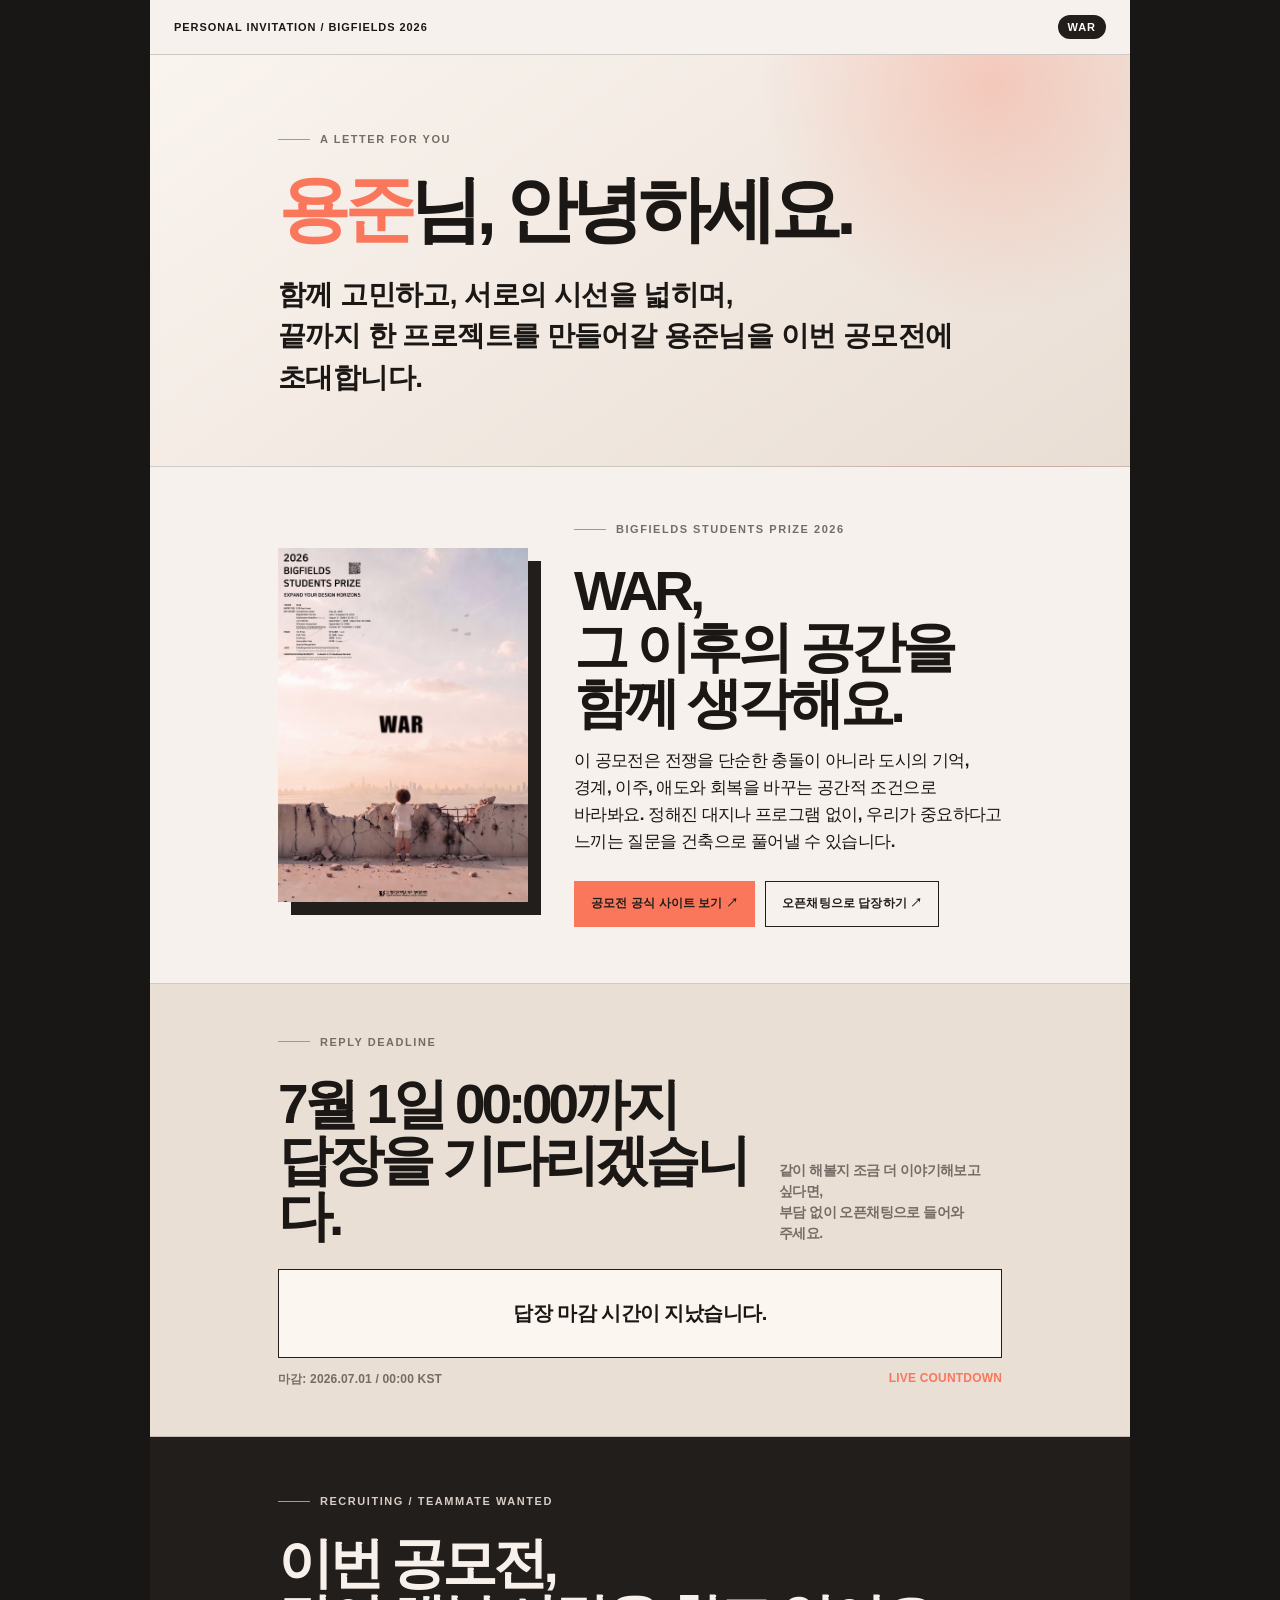
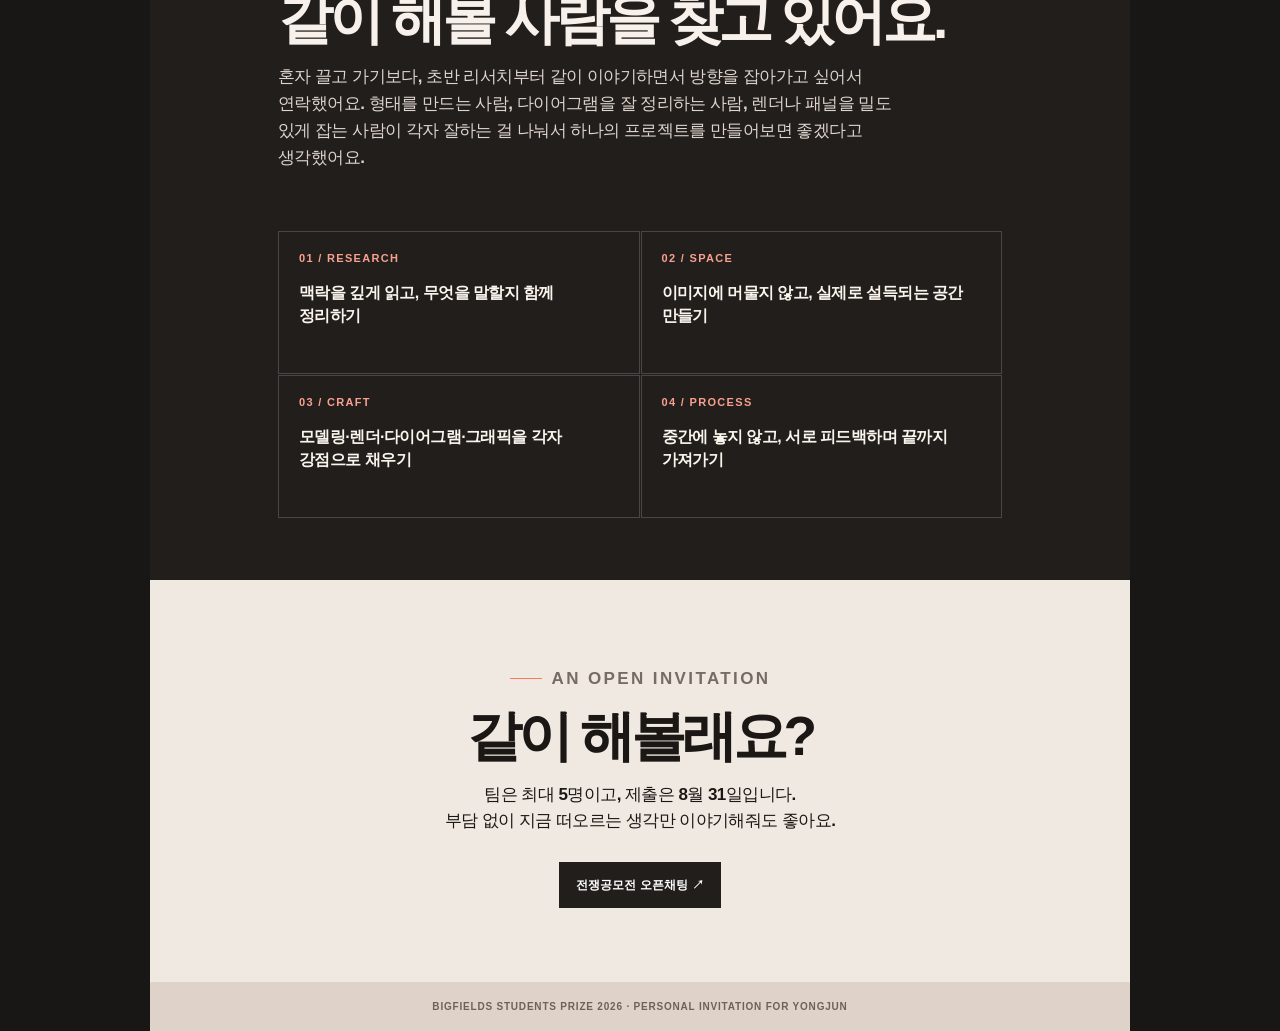
<file: index_recruit_update_polite.html>
<!doctype html>
<html lang="ko">
<head>
  <meta charset="utf-8">
  <meta name="viewport" content="width=device-width, initial-scale=1">
  <meta name="description" content="용준님을 위한 BIGFIELDS Students Prize 2026 공모전 팀 초대장">
  <meta property="og:title" content="용준님을 위한 BIGFIELDS 2026 초대장">
  <meta property="og:description" content="함께 고민하고 성장할 용준님을 공모전에 초대합니다.">
  <meta property="og:image" content="./poster.jpg">
  <meta property="og:type" content="website">
  <title>용준님을 위한 BIGFIELDS 2026 초대장</title>
  <link rel="stylesheet" href="./style.css">
</head>
<body>
  <main class="page">
    <header class="topbar">
      <span>PERSONAL INVITATION / BIGFIELDS 2026</span>
      <span class="pill">WAR</span>
    </header>

    <section class="welcome">
      <p class="eyebrow">A LETTER FOR YOU</p>
      <h1><span class="accent">용준</span>님, 안녕하세요.</h1>
      <p class="lead">
        함께 고민하고, 서로의 시선을 넓히며,<br>
        끝까지 한 프로젝트를 만들어갈 용준님을 이번 공모전에 초대합니다.
      </p>
    </section>

    <section class="poster-section">
      <img class="poster" src="./poster.jpg" alt="BIGFIELDS Students Prize 2026 포스터">
      <div class="poster-copy">
        <p class="eyebrow">BIGFIELDS STUDENTS PRIZE 2026</p>
        <h2>WAR,<br>그 이후의 공간을<br>함께 생각해요.</h2>
        <p>
          이 공모전은 전쟁을 단순한 충돌이 아니라 도시의 기억, 경계, 이주, 애도와 회복을 바꾸는
          공간적 조건으로 바라봐요. 정해진 대지나 프로그램 없이, 우리가 중요하다고 느끼는 질문을
          건축으로 풀어낼 수 있습니다.
        </p>
        <div class="actions">
          <a class="button coral" href="https://www.bigfieldscompetitions.com/bbs/board.php?bo_table=competiton&wr_id=17" target="_blank" rel="noopener">공모전 공식 사이트 보기 ↗</a>
          <a class="button outline" href="https://open.kakao.com/o/s1FhrYAi" target="_blank" rel="noopener">오픈채팅으로 답장하기 ↗</a>
        </div>
      </div>
    </section>

    <section class="deadline">
      <div class="deadline-head">
        <div>
          <p class="eyebrow">REPLY DEADLINE</p>
          <h2>7월 1일 00:00까지<br>답장을 기다리겠습니다.</h2>
        </div>
        <p class="deadline-note">
          같이 해볼지 조금 더 이야기해보고 싶다면,<br>
          부담 없이 오픈채팅으로 들어와 주세요.
        </p>
      </div>

      <div class="countdown" aria-live="polite" aria-label="답장 마감까지 남은 시간">
        <div class="countdown-unit">
          <strong id="days">--</strong>
          <span>DAYS</span>
        </div>
        <div class="countdown-unit">
          <strong id="hours">--</strong>
          <span>HOURS</span>
        </div>
        <div class="countdown-unit">
          <strong id="minutes">--</strong>
          <span>MINUTES</span>
        </div>
        <div class="countdown-unit second-unit">
          <strong id="seconds">--</strong>
          <span>SECONDS</span>
          <i class="live-dot" aria-hidden="true"></i>
        </div>
      </div>
      <div class="deadline-footer">
        <span>마감: 2026.07.01 / 00:00 KST</span>
        <span class="coral-text">LIVE COUNTDOWN</span>
      </div>
    </section>

    <section class="why">
      <p class="eyebrow light">RECRUITING / TEAMMATE WANTED</p>
      <h2>이번 공모전,<br>같이 해볼 사람을 찾고 있어요.</h2>
      <p>
        혼자 끌고 가기보다, 초반 리서치부터 같이 이야기하면서 방향을 잡아가고 싶어서 연락했어요.
        형태를 만드는 사람, 다이어그램을 잘 정리하는 사람, 렌더나 패널을 밀도 있게 잡는 사람이
        각자 잘하는 걸 나눠서 하나의 프로젝트를 만들어보면 좋겠다고 생각했어요.
      </p>
    </section>

    <section class="cards">
      <article><span>01 / RESEARCH</span><p>맥락을 깊게 읽고, 무엇을 말할지 함께 정리하기</p></article>
      <article><span>02 / SPACE</span><p>이미지에 머물지 않고, 실제로 설득되는 공간 만들기</p></article>
      <article><span>03 / CRAFT</span><p>모델링·렌더·다이어그램·그래픽을 각자 강점으로 채우기</p></article>
      <article><span>04 / PROCESS</span><p>중간에 놓지 않고, 서로 피드백하며 끝까지 가져가기</p></article>
    </section>

    <section class="closing">
      <p class="eyebrow">AN OPEN INVITATION</p>
      <h2>같이 해볼래요?</h2>
      <p>팀은 최대 5명이고, 제출은 8월 31일입니다.<br>부담 없이 지금 떠오르는 생각만 이야기해줘도 좋아요.</p>
      <a class="button dark" href="https://open.kakao.com/o/s1FhrYAi" target="_blank" rel="noopener">전쟁공모전 오픈채팅 ↗</a>
    </section>

    <footer>BIGFIELDS STUDENTS PRIZE 2026 · PERSONAL INVITATION FOR YONGJUN</footer>
  </main>
  <script src="./script.js"></script>
</body>
</html>
</file>
<file: style.css>
:root{
  --ink:#1b1715; --paper:#f6f1ec; --warm:#eadfd5; --line:rgba(27,23,21,.18);
  --charcoal:#211e1c; --muted:#756c65; --coral:#fb775c;
}
*{box-sizing:border-box}
html,body{margin:0;background:#191716;color:var(--ink)}
body{font-family:Arial,"Apple SD Gothic Neo","Pretendard","Noto Sans KR",sans-serif;letter-spacing:-.035em}
.page{max-width:980px;min-height:100vh;margin:0 auto;background:var(--paper);overflow:hidden}
.topbar{display:flex;justify-content:space-between;align-items:center;padding:15px 24px;border-bottom:1px solid var(--line);font-size:11px;font-weight:800;letter-spacing:.085em}
.pill{padding:6px 10px;border-radius:999px;background:var(--charcoal);color:#fff}
.welcome{padding:78px 10vw 68px;background:radial-gradient(circle at 86% 7%,rgba(251,119,92,.28),transparent 25%),linear-gradient(145deg,#faf4ef,#e9ded4);border-bottom:1px solid var(--line)}
.eyebrow{margin:0 0 28px;font-size:11px;font-weight:900;letter-spacing:.14em;color:var(--muted)}
.eyebrow:before{content:"";display:inline-block;width:32px;height:1px;background:var(--coral);vertical-align:middle;margin:0 10px 2px 0}
.welcome h1{margin:0;font-size:clamp(38px,6.4vw,72px);line-height:1.01;letter-spacing:-.08em}
.accent,.coral-text{color:var(--coral)}
.lead{margin:28px 0 0;font-size:clamp(18px,2.65vw,28px);line-height:1.48;font-weight:600;word-break:keep-all}
.poster-section{display:grid;grid-template-columns:250px 1fr;gap:46px;align-items:center;padding:56px 10vw;border-bottom:1px solid var(--line)}
.poster{display:block;width:100%;box-shadow:13px 13px 0 var(--charcoal)}
.poster-copy h2,.deadline h2,.why h2,.closing h2{margin:0;font-size:clamp(31px,4.4vw,55px);line-height:1.02;letter-spacing:-.075em}
.poster-copy p:not(.eyebrow),.why>p:not(.eyebrow),.closing>p{font-size:17px;line-height:1.58;font-weight:560;word-break:keep-all}
.actions{display:flex;flex-wrap:wrap;gap:10px;margin-top:25px}
.button{display:inline-flex;align-items:center;justify-content:center;min-height:46px;padding:0 16px;border:1px solid var(--charcoal);text-decoration:none;color:var(--charcoal);font-size:12px;font-weight:900;letter-spacing:.01em;transition:.18s ease}
.button:hover{transform:translateY(-3px);background:var(--charcoal);color:#fff}
.button.coral{background:var(--coral);border-color:var(--coral)}
.button.dark{background:var(--charcoal);color:#fff}
.deadline{padding:52px 10vw 48px;background:var(--warm);border-bottom:1px solid var(--line)}
.deadline-head{display:flex;justify-content:space-between;align-items:flex-end;gap:24px;margin-bottom:25px}
.deadline-note{margin:0;max-width:300px;color:var(--muted);font-size:14px;font-weight:650;line-height:1.5;word-break:keep-all}
.countdown{display:flex;width:100%;overflow:hidden;border:1px solid var(--charcoal);background:#fbf6f0}
.countdown-unit{position:relative;flex:1;min-width:0;padding:21px 19px 16px;border-right:1px solid var(--charcoal)}
.countdown-unit:last-child{border-right:0}
.countdown-unit strong{display:block;font-size:clamp(43px,7vw,78px);line-height:.85;letter-spacing:-.09em;font-weight:900;font-variant-numeric:tabular-nums}
.countdown-unit span{display:block;margin-top:11px;color:var(--muted);font-size:10px;letter-spacing:.13em;font-weight:900}
.digit-roll{animation:digitRoll .42s cubic-bezier(.2,.8,.2,1)}
.live-dot{position:absolute;right:15px;top:15px;width:7px;height:7px;border-radius:50%;background:var(--coral);animation:blink 1s steps(2,end) infinite}
.deadline-footer{display:flex;justify-content:space-between;margin-top:13px;color:var(--muted);font-size:12px;font-weight:800;letter-spacing:.015em}
.why{padding:58px 10vw 42px;background:var(--charcoal);color:#f8f1eb}
.why .light{color:#d8ccc4}.why .light:before{background:var(--coral)}
.why>p:not(.eyebrow){max-width:650px;color:#ded4cd}
.cards{display:grid;grid-template-columns:repeat(2,1fr);gap:1px;padding:0 10vw 62px;background:var(--charcoal)}
.cards article{min-height:143px;padding:20px;border:1px solid rgba(255,255,255,.18);color:#fbf4ed}
.cards span{display:block;margin-bottom:17px;color:#f9a08f;font-size:11px;font-weight:900;letter-spacing:.12em}
.cards p{margin:0;font-size:16px;line-height:1.45;font-weight:650;word-break:keep-all}
.closing{padding:68px 10vw 74px;text-align:center;background:#f0e9e2}
.closing .eyebrow{margin-bottom:15px}
.closing>p{margin:18px auto 27px;max-width:500px}
footer{padding:19px 20px;background:#dfd2c8;color:#6c625b;font-size:10px;font-weight:800;letter-spacing:.08em;text-align:center}
@keyframes digitRoll{0%{transform:translateY(-18px);opacity:0;filter:blur(1px)}55%{transform:translateY(3px);opacity:1}100%{transform:translateY(0);opacity:1;filter:blur(0)}}
@keyframes blink{50%{opacity:.2}}
@media(max-width:680px){
  .welcome,.poster-section,.deadline,.why,.cards,.closing{padding-left:24px;padding-right:24px}
  .poster-section{grid-template-columns:1fr;gap:28px}.poster{max-width:260px}
  .deadline-head{display:block}.deadline-note{max-width:none;margin-top:16px}
  .countdown-unit{padding:15px 9px 13px}.countdown-unit strong{font-size:clamp(31px,9vw,46px)}.countdown-unit span{font-size:8px}
  .live-dot{right:8px;top:8px}.deadline-footer{gap:7px;align-items:flex-start;flex-direction:column}
  .cards{grid-template-columns:1fr}.actions{display:grid}.button{width:100%}
}
</file>
